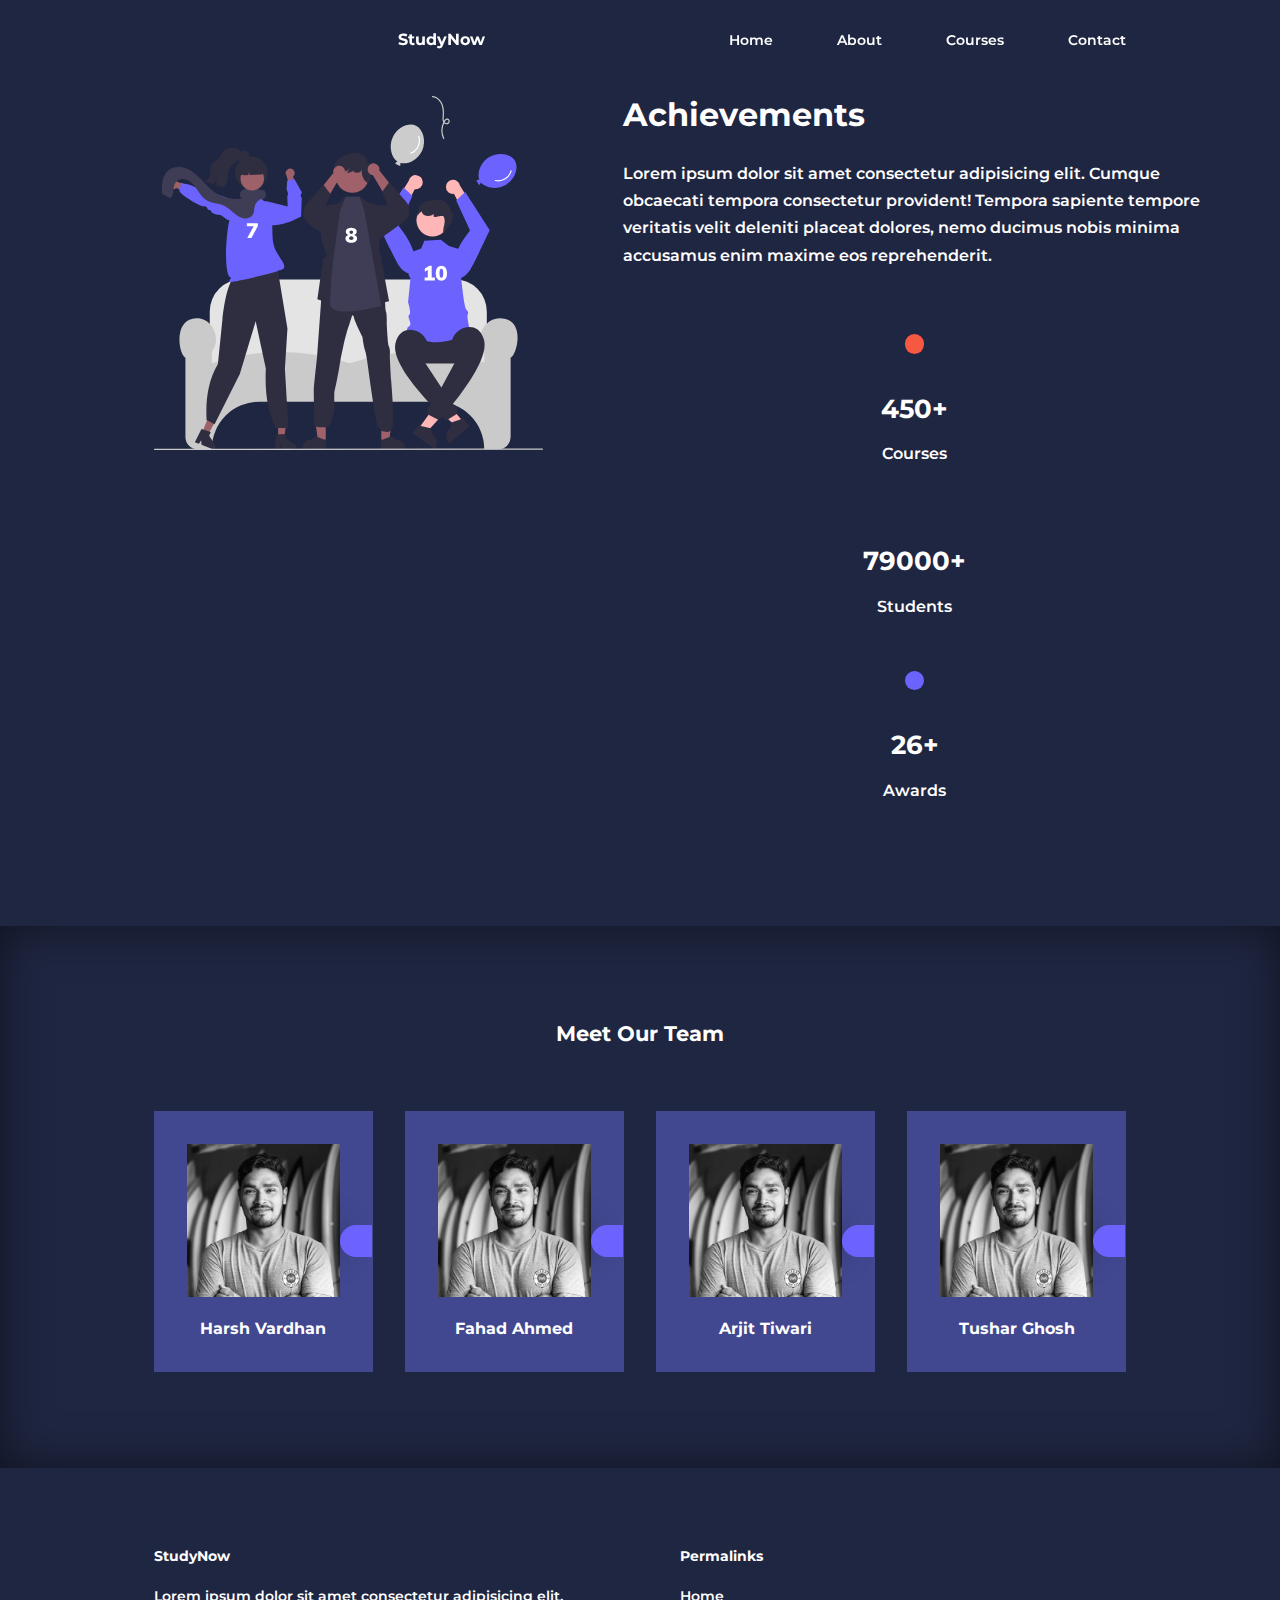
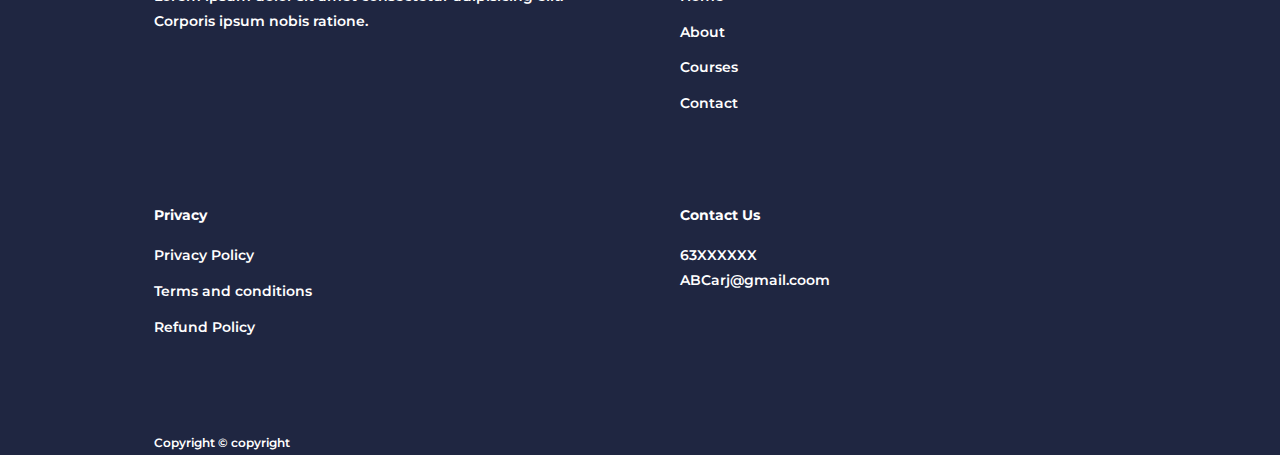
<file: about.html>
<!DOCTYPE html> 
    <html lang="en"> 
        <head>
            <meta charset="UTF-8">
            <meta http-equiv="X-UA-Compatible" content="IE=edge">
            <meta name="viewport" content="width=device-width, initial-scale=1.0">
            <title>Responsive Multipage Education Website Using HTML, CSS & JavaSCript </title>
            <link rel="preconnect" href="https://fonts.googleapis.com">
            <link rel="preconnect" href="https://fonts.gstatic.com" crossorigin>
            <link href="https://fonts.googleapis.com/css2?family=Montserrat:ital,wght@0,100..900;1,100..900&display=swap" rel="stylesheet">
            <link rel="stylesheet" href="https://fonts.googleapis.com/css2?family=Material+Symbols+Outlined:opsz,wght,FILL,GRAD@20..48,100..700,0..1,-50..200" />


            <link rel="stylesheet" href = "css/style.css">
            <link rel="stylesheet" href = "css/about.css">
            <link rel="stylesheet" href = "css/contact.css">

    </head> 

    

    <body> 
        <nav> 
            <div class="container nav__container">
                <a href="index.html"><h4>StudyNow</a></h4> 
                <ul class="nav__menu">
                    <li><a href="index.html">Home</a></li>
                    <li><a href="about.html">About</a></li>
                    <li><a href="courses.html">Courses</a></li>
                    <li><a href="contact.html">Contact</a></li>
                </ul>
                <button id ="open-menu-btn"><span class="material-symbols-outlined">
                    menu
                    </span></button>
                <button id ="close-menu-btn"><span class="material-symbols-outlined">
                    close
                    </span></button>
            </div>
        </nav>
        <!--end of navbar-->
        
        <section class="about achievements">
            <div class="container about__achievements-container">
                <div class="about__achievements-left">
                    <img src="./images/about achievements.svg">
                </div>

                <div class="about__achievements-right">
                    <h1>Achievements</h1>
                    <p>
                        Lorem ipsum dolor sit amet consectetur adipisicing elit. Cumque obcaecati tempora consectetur provident! Tempora sapiente tempore veritatis velit deleniti placeat dolores, nemo ducimus nobis minima accusamus enim maxime eos reprehenderit.
                    </p>
                    <div class=".achievements__cards">
                      <article class="achievement__card">
                        <span class="achievement__icon">
                            <i class="uil uil-video"></i>

                        </span>
                        <h3>450+</h3>
                        <p>Courses</p>

                      </article>  

                      <article class="achievement__card">
                        <span class="material-symbols-outlined">
                
                        </span>
                        
                        <h3>79000+</h3>
                        <p>Students</p>

                      </article>

                      <article class="achievement__card">
                        <span class="achievement__icon">
                            <i class="uil uil-trophy"></i>
 
                        </span>
                        <h3>26+</h3>
                        <p>Awards</p>

                      </article>
                    </div>
                </div>
            </div>
        </section>
        <!--==end of achievements-->

        <section class="team">
            <h2>Meet Our Team</h2>
            <div class="container team__container">
                <article class="team__member">
                    <div class="team__member-image">
                        <img src="./images/tm1.jpg">
                    </div>
                    <div class="team__member-info">
                        <h4>Harsh Vardhan</h4>
                    </div>
                    <div class="team__member-socials">
                        <a href="https://linkedin.com" target="_blank"><i class="uil uil-linkedin-alt"></i></a>

                    </div>
                </article>

                <article class="team__member">
                    <div class="team__member-image">
                        <img src="./images/tm1.jpg">
                    </div>
                    <div class="team__member-info">
                        <h4>Fahad Ahmed</h4>
                    </div>
                    <div class="team__member-socials">
                        <a href="https://linkedin.com" target="_blank"><i class="uil uil-linkedin-alt"></i></a>
                        
                    </div>
                </article>

                <article class="team__member">
                    <div class="team__member-image">
                        <img src="./images/tm1.jpg">
                    </div>
                    <div class="team__member-info">
                        <h4>Arjit Tiwari</h4>
                    </div>
                    <div class="team__member-socials">
                        <a href="https://linkedin.com" target="_blank"><i class="uil uil-linkedin-alt"></i></a>
                        
                    </div>
                </article>

                <article class="team__member">
                    <div class="team__member-image">
                        <img src="./images/tm1.jpg">
                    </div>
                    <div class="team__member-info">
                        <h4>Tushar Ghosh</h4>
                    </div>
                    <div class="team__member-socials">
                        <a href="https://linkedin.com" target="_blank"><i class="uil uil-linkedin-alt"></i></a>
                        
                    </div>
                </article>
            </div>
        </section>
        <!--End of team section-->



        <footer class="footer">
            <div class="container footer__container">
                <div class="footer__1">
                    <a href="index.html" class="footer__logo"><h4>StudyNow</h4></a>
                    <p>
                       Lorem ipsum dolor sit amet consectetur adipisicing elit. Corporis ipsum nobis ratione.
    
                    </p>
                </div>
    
                <div class="footer__2">
                    <h4>Permalinks</h4>
                    <ul class="Permalinks">
                    <li><a href="index.html">Home</a></li>
                    <li><a href="about.html">About</a></li>
                    <li><a href="courses.html">Courses</a></li>
                    <li><a href="contact.html">Contact</a></li>
                    </ul>
                </div>
    
                <div class="footer__3">
                    <h4>Privacy</h4>
                    <ul class="privacy">
                    <li><a href="#">Privacy Policy</a></li>
                    <li><a href="#">Terms and conditions</a></li>
                    <li><a href="#">Refund Policy</a></li>
                    
                    </ul>
                </div>
    
                <div class="footer__4">
                    <h4>Contact Us</h4>
                    <div>
                        <p>63XXXXXX</p>
                        <P>ABCarj@gmail.coom</P>
                    </div>
                </div>
                <div class="footer_copyright">
                    <small>Copyright &copy; copyright</small>
                </div>
            </div>
                
        </footer>
    
    <!--end of footer-->
    
        <script src="./main.js"></script>
      
        </body>
        </html>
</file>
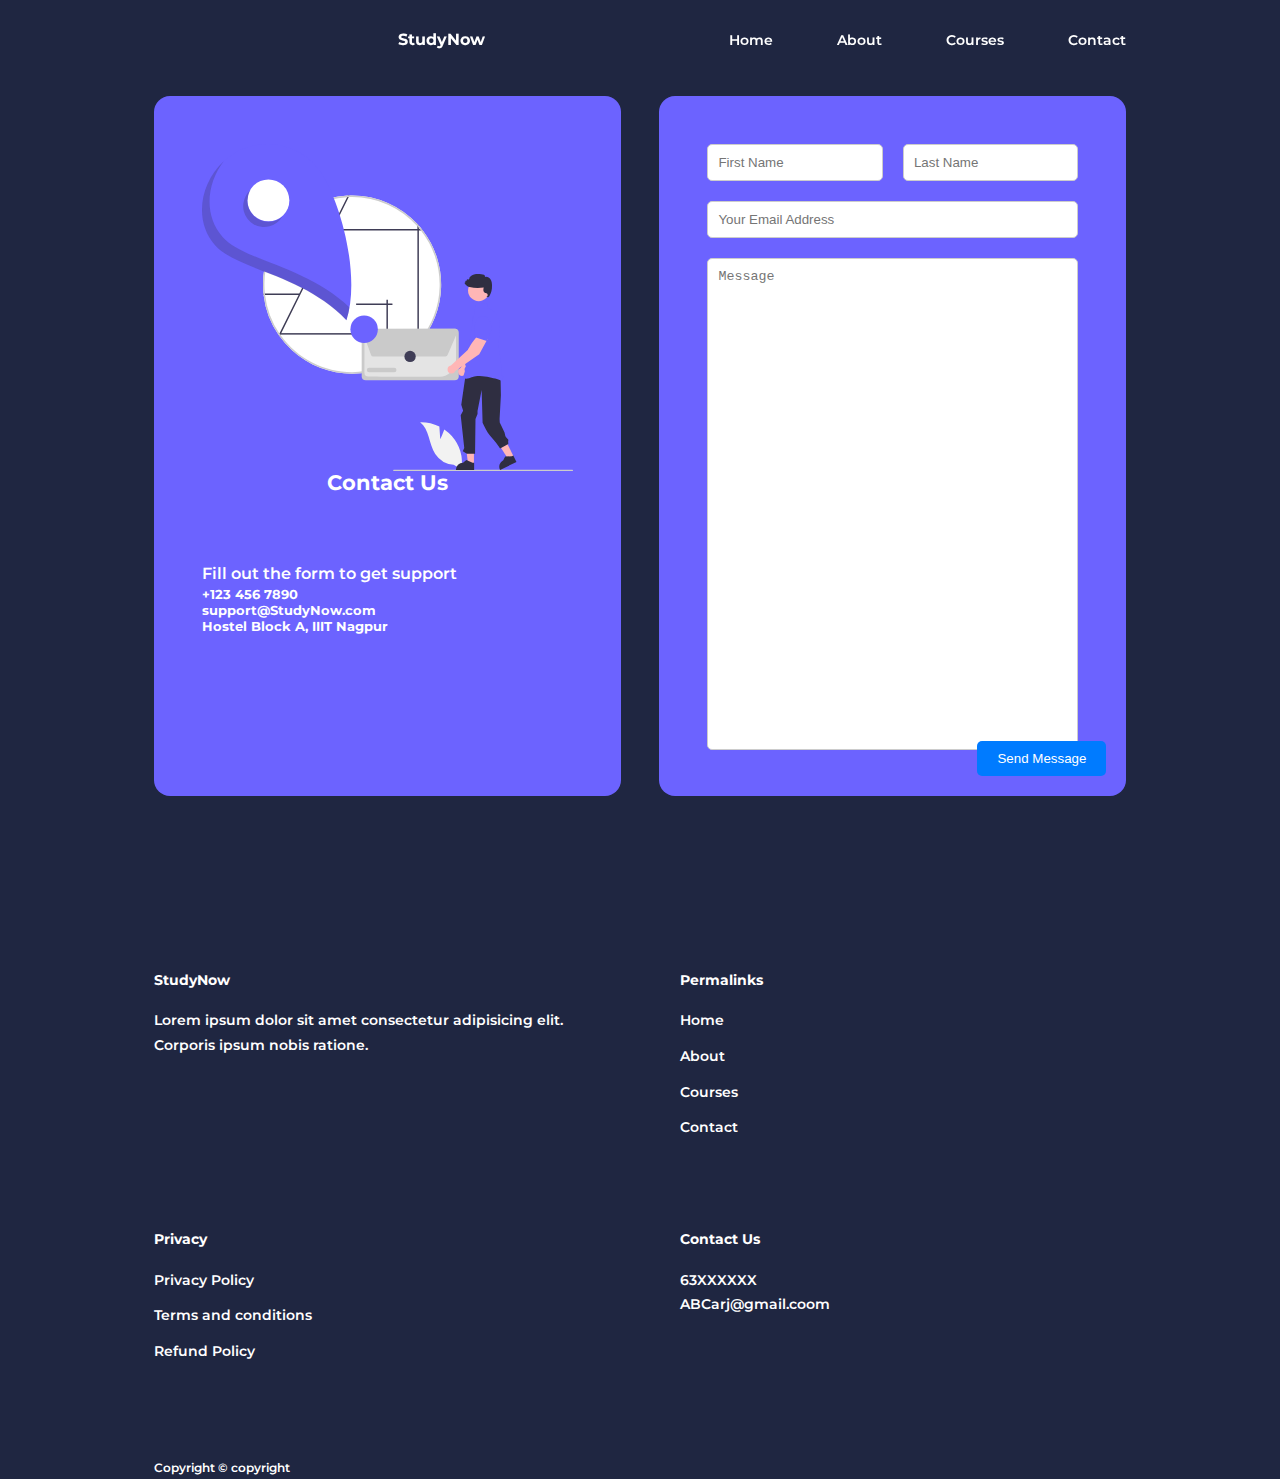
<file: contact.html>
<!DOCTYPE html> 
    <html lang="en"> 
        <head>
            <meta charset="UTF-8">
            <meta http-equiv="X-UA-Compatible" content="IE=edge">
            <meta name="viewport" content="width=device-width, initial-scale=1.0">
            <title>Responsive Multipage Education Website Using HTML, CSS & JavaSCript </title>
            <link rel="preconnect" href="https://fonts.googleapis.com">
<link rel="preconnect" href="https://fonts.gstatic.com" crossorigin>
<link href="https://fonts.googleapis.com/css2?family=Montserrat:ital,wght@0,100..900;1,100..900&display=swap" rel="stylesheet">
            <link rel="stylesheet" href="https://fonts.googleapis.com/css2?family=Material+Symbols+Outlined:opsz,wght,FILL,GRAD@20..48,100..700,0..1,-50..200" />
            <link rel="stylesheet" href = "./css/style.css">
            <link rel="stylesheet" href = "./css/contact.css">
    </head> 

    

    <body> 
        <nav> 
            <div class="container nav__container">
                <a href="index.html"><h4>StudyNow</a></h4> 
                <ul class="nav__menu">
                    <li><a href="index.html">Home</a></li>
                    <li><a href="about.html">About</a></li>
                    <li><a href="courses.html">Courses</a></li>
                    <li><a href="contact.html">Contact</a></li>
                </ul>
                <button id ="open-menu-btn"><span class="material-symbols-outlined">
                    menu
                    </span></button>
                <button id ="close-menu-btn"><span class="material-symbols-outlined">
                    close
                    </span></button>
            </div>
        </nav>
        <!------------End of Navbar---------------------->

<!-----------------------NAVBAR Before This-------------------------->



<!-----------------------ASIDE After This-------------------------->
<section class="contact">
    <div class="container contact__container">
        <aside class="contact__aside">
            <div class="aside__image">
                <img src="./images/contact.svg" alt="contact">
            </div>
            <h2>Contact Us</h2>
            <p>Fill out the form to get support</p>
            <ul class="contact__details">
                <li>
                    <i class="uil uil-phone-times"></i>
                    <h5>+123 456 7890</h5>
                </li>
                <li>
                    <i class="uil uil-envelope"></i>
                    <h5>support@StudyNow.com</h5>
                </li>
                <li>
                    <i class="uil uil-location-point"></i>
                    <h5>Hostel Block A, IIIT Nagpur</h5>
                </li>
            </ul>
            <ul class="contact__social">
                <li><a href="https://facebook.com"><i class="uil uil-facebook-f"></i></a></li>
                <li><a href="https://twitter.com"><i class="uil uil-twitter"></i></a></li>
                <li><a href="https://instagram.com"><i class="uil uil-instagram"></i></a></li>
                <li><a href="https://linkedin.com"><i class="uil uil-linkedin"></i></a></li>
            </ul>
        </aside>
        <form class="contact__form">
            <div class="form__name">
                <input type="text" name="First Name" placeholder="First Name" required>
                <input type="text" name="Last Name" placeholder="Last Name" required>
            </div>
            <input type="email" name="Email Address" placeholder="Your Email Address" required>
            <textarea name="Message" rows="7" placeholder="Message" required></textarea>
            <button type="submit" class="btn btn-primary">Send Message</button>
        </form>
    </div>
</section>


<!-----------------------FOOTER After This-------------------------->
<footer class="footer">
    <div class="container footer__container">
        <div class="footer__1">
            <a href="index.html" class="footer__logo"><h4>StudyNow</h4></a>
            <p>
               Lorem ipsum dolor sit amet consectetur adipisicing elit. Corporis ipsum nobis ratione.

            </p>
        </div>

        <div class="footer__2">
            <h4>Permalinks</h4>
            <ul class="Permalinks">
            <li><a href="index.html">Home</a></li>
            <li><a href="about.html">About</a></li>
            <li><a href="courses.html">Courses</a></li>
            <li><a href="contact.html">Contact</a></li>
            </ul>
        </div>

        <div class="footer__3">
            <h4>Privacy</h4>
            <ul class="privacy">
            <li><a href="#">Privacy Policy</a></li>
            <li><a href="#">Terms and conditions</a></li>
            <li><a href="#">Refund Policy</a></li>
            
            </ul>
        </div>

        <div class="footer__4">
            <h4>Contact Us</h4>
            <div>
                <p>63XXXXXX</p>
                <P>ABCarj@gmail.coom</P>
            </div>
        </div>
        <div class="footer_copyright">
            <small>Copyright &copy; copyright</small>
        </div>
    </div>
        
</footer>
<script src="./main.js"></script>
      
</body>
</html>
</file>
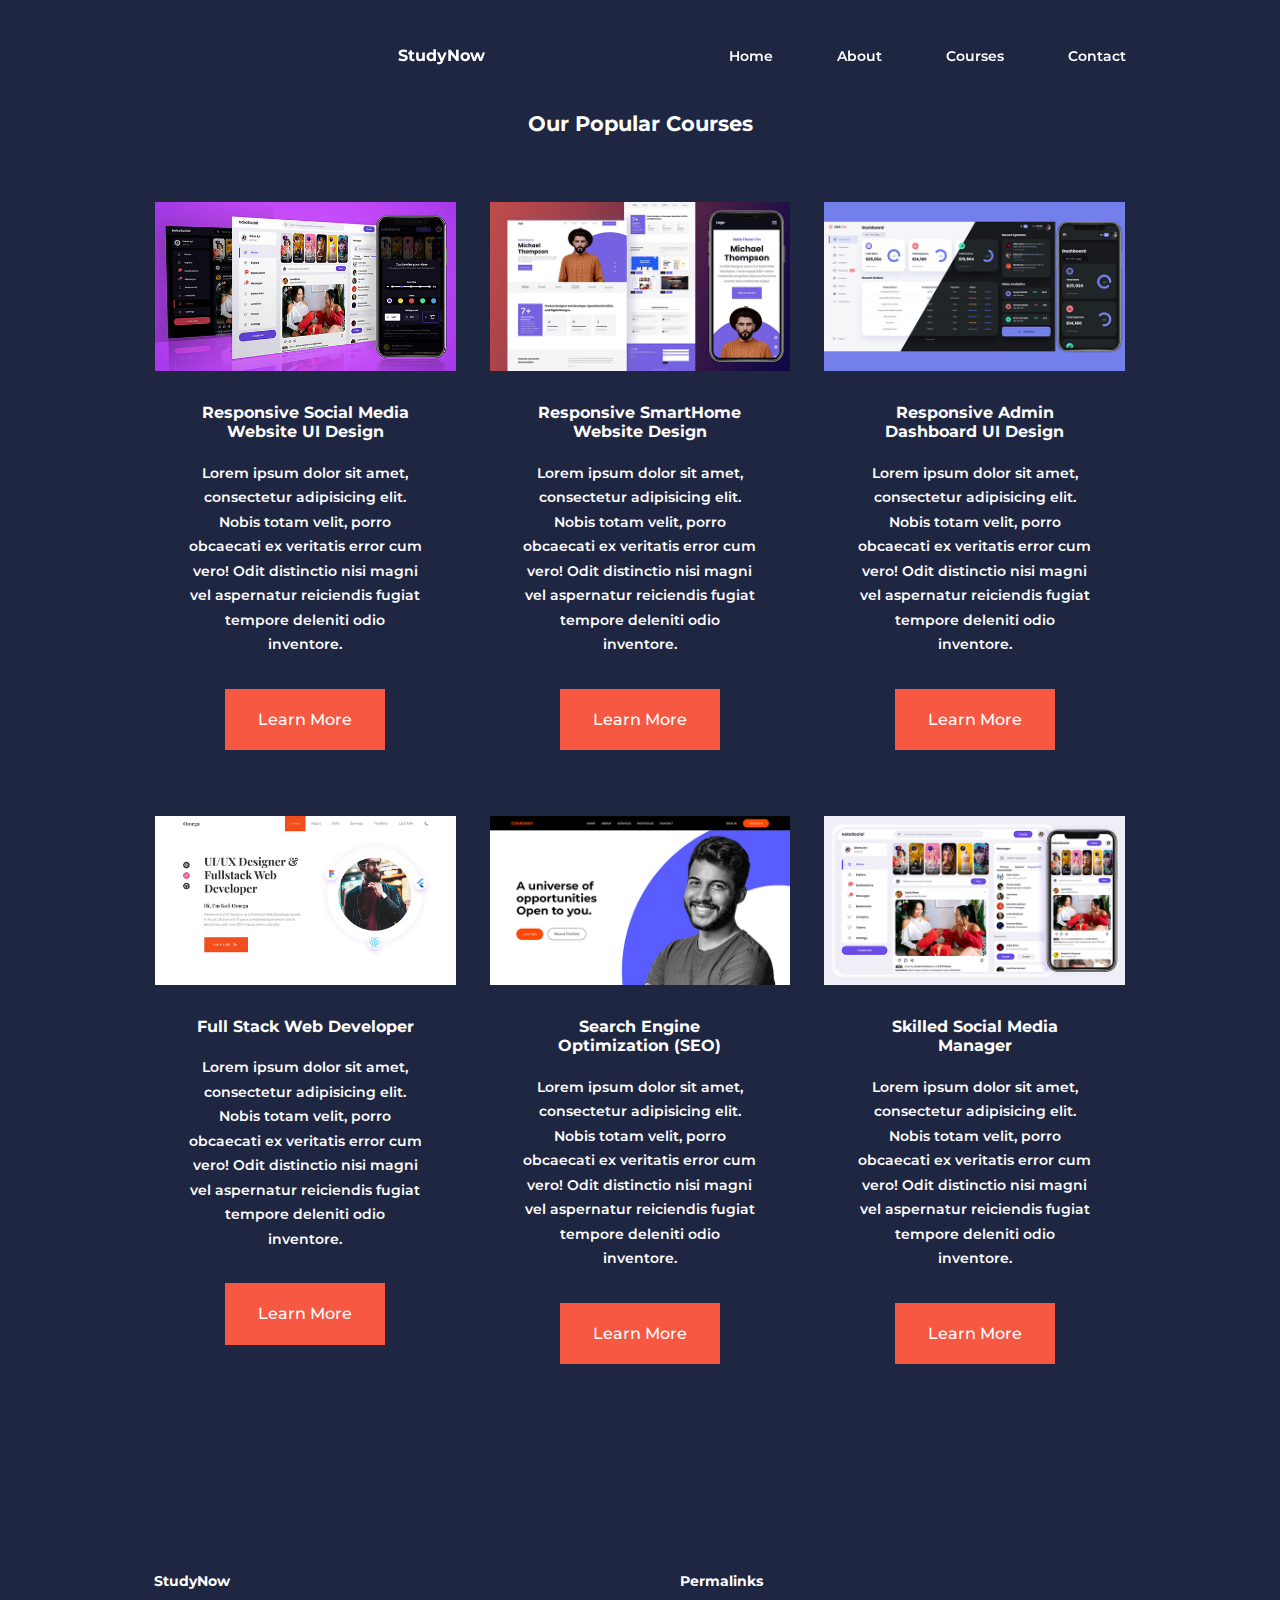
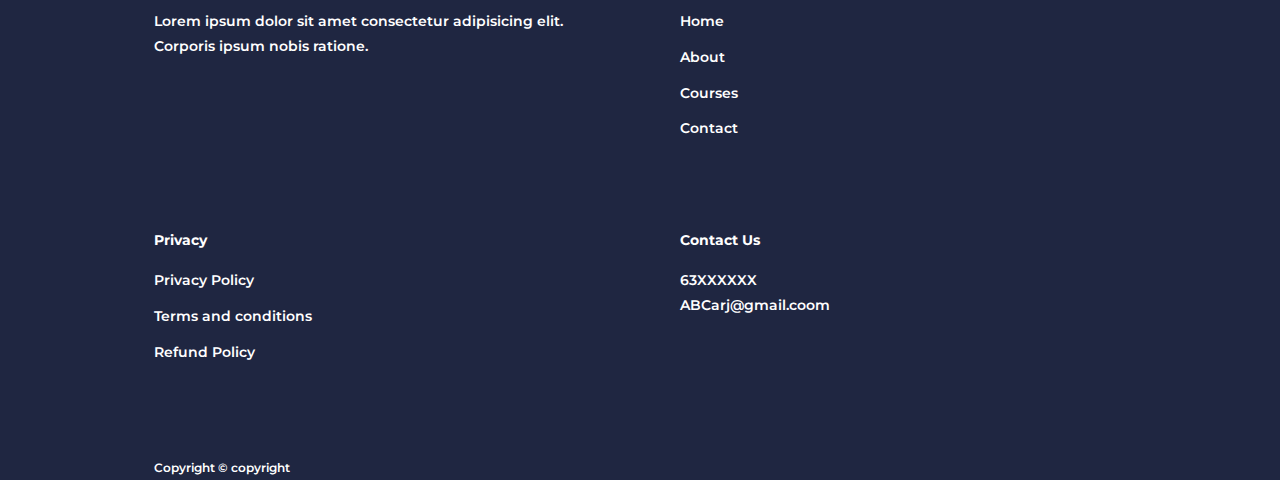
<file: courses.html>
<!DOCTYPE html> 
    <html lang="en"> 
        <head>
            <meta charset="UTF-8">
            <meta http-equiv="X-UA-Compatible" content="IE=edge">
            <meta name="viewport" content="width=device-width, initial-scale=1.0">
            <title>Responsive Multipage Education Website Using HTML, CSS & JavaSCript </title>
            <link rel="preconnect" href="https://fonts.googleapis.com">
<link rel="preconnect" href="https://fonts.gstatic.com" crossorigin>
<link href="https://fonts.googleapis.com/css2?family=Montserrat:ital,wght@0,100..900;1,100..900&display=swap" rel="stylesheet">
            <link rel="stylesheet" href="https://fonts.googleapis.com/css2?family=Material+Symbols+Outlined:opsz,wght,FILL,GRAD@20..48,100..700,0..1,-50..200" />
            <link rel="stylesheet" href = "./css/style.css">
            <link rel="stylesheet" href = "./css/contact.css">
            <link rel="stylesheet" href = "./css/about.css">
            <style>
                .courses{
                    margin-top: 1rem ;
                }
            </style>
    </head> 

    <body> 
        <nav> 
            <div class="container nav__container">
                <a href="index.html"><h4>StudyNow</a></h4> 
                <ul class="nav__menu">
                    <li><a href="index.html">Home</a></li>
                    <li><a href="about.html">About</a></li>
                    <li><a href="courses.html">Courses</a></li>
                    <li><a href="contact.html">Contact</a></li>
                </ul>
                <button id ="open-menu-btn"><span class="material-symbols-outlined">
                    menu
                    </span></button>
                <button id ="close-menu-btn"><span class="material-symbols-outlined">
                    close
                    </span></button>
            </div>
        </nav>
        <!-------End of Navbar---------------->

<!------------Navbar before this-------------------------->


<!------------Courses start here-------------------------->
<section class="courses">
    <h2>Our Popular Courses</h2>
    <div class="container courses__container">
        <article class="course">
            <div class="course__image">
                <img src="./images/course1.jpg">
            </div>
           <div class="course__info">
            <h4>Responsive Social Media Website UI Design</h4>
            <p>Lorem ipsum dolor sit amet, consectetur adipisicing elit. Nobis totam velit, porro obcaecati ex veritatis error cum vero! Odit distinctio nisi magni vel aspernatur reiciendis fugiat tempore deleniti odio inventore.</p>
            <a href="course.html" class="btn btn-primary">Learn More</a>
           </div>
        </article>

        <article class="course">
            <div class="course__image">
                <img src="./images/course2.jpg">
            </div>
           <div class="course__info">
            <h4>Responsive SmartHome Website Design</h4>
            <p>Lorem ipsum dolor sit amet, consectetur adipisicing elit. Nobis totam velit, porro obcaecati ex veritatis error cum vero! Odit distinctio nisi magni vel aspernatur reiciendis fugiat tempore deleniti odio inventore.</p>
            <a href="course.html" class="btn btn-primary">Learn More</a>
           </div>
        </article>

        <article class="course">
            <div class="course__image">
                <img src="./images/course3.jpg">
            </div>
            <div class="course__info">
                <h4>Responsive Admin Dashboard UI Design</h4>
            <p>Lorem ipsum dolor sit amet, consectetur adipisicing elit. Nobis totam velit, porro obcaecati 
                ex veritatis error cum vero! Odit distinctio nisi magni vel aspernatur reiciendis fugiat tempore 
                deleniti odio inventore.</p>
            <a href="course.html" class="btn btn-primary">Learn More</a>
            </div>
        </article>

<!--============= END OF COURSES ==================-->

<!------------Courses start here-------------------------->
        <article class="course">
            <div class="course__image">
                <img src="./images/course7.jpg">
            </div>
           <div class="course__info">
            <h4>Full Stack Web Developer</h4>
            <p>Lorem ipsum dolor sit amet, consectetur adipisicing elit. Nobis totam velit, porro obcaecati 
                ex veritatis error cum vero! Odit distinctio nisi magni vel aspernatur reiciendis fugiat tempore 
                deleniti odio inventore.</p>
            <a href="course.html" class="btn btn-primary">Learn More</a>
           </div>
        </article>

        <article class="course">
            <div class="course__image">
                <img src="./images/course5.jpg">
            </div>
           <div class="course__info">
            <h4>Search Engine Optimization (SEO)</h4>
            <p>Lorem ipsum dolor sit amet, consectetur adipisicing elit. Nobis totam velit, porro 
                obcaecati ex veritatis error cum vero! Odit distinctio nisi magni vel aspernatur reiciendis 
                fugiat tempore deleniti odio inventore.</p>
            <a href="course.html" class="btn btn-primary">Learn More</a>
           </div>
        </article>

        <article class="course">
            <div class="course__image">
                <img src="./images/course6.jpg">
            </div>
            <div class="course__info">
                <h4>Skilled Social Media Manager</h4>
            <p>Lorem ipsum dolor sit amet, consectetur adipisicing elit. Nobis totam velit, 
                porro obcaecati ex veritatis error cum vero! Odit distinctio nisi magni vel aspernatur 
                reiciendis fugiat tempore deleniti odio inventore.</p>
            <a href="course.html" class="btn btn-primary">Learn More</a>
            </div>
        </article>

    </div>
</section>

<!--============= END OF COURSES ==================-->

<!-------------------------FOOTER AFTER THIS------------------>
<footer class="footer">
    <div class="container footer__container">
        <div class="footer__1">
            <a href="index.html" class="footer__logo"><h4>StudyNow</h4></a>
            <p>
               Lorem ipsum dolor sit amet consectetur adipisicing elit. Corporis ipsum nobis ratione.

            </p>
        </div>

        <div class="footer__2">
            <h4>Permalinks</h4>
            <ul class="Permalinks">
            <li><a href="index.html">Home</a></li>
            <li><a href="about.html">About</a></li>
            <li><a href="courses.html">Courses</a></li>
            <li><a href="contact.html">Contact</a></li>
            </ul>
        </div>

        <div class="footer__3">
            <h4>Privacy</h4>
            <ul class="privacy">
            <li><a href="#">Privacy Policy</a></li>
            <li><a href="#">Terms and conditions</a></li>
            <li><a href="#">Refund Policy</a></li>
            
            </ul>
        </div>

        <div class="footer__4">
            <h4>Contact Us</h4>
            <div>
                <p>63XXXXXX</p>
                <P>ABCarj@gmail.coom</P>
            </div>
        </div>
        <div class="footer_copyright">
            <small>Copyright &copy; copyright</small>
        </div>
    </div>
        
</footer>
<script src="./main.js"></script>
      
    </body>
</html>
</file>
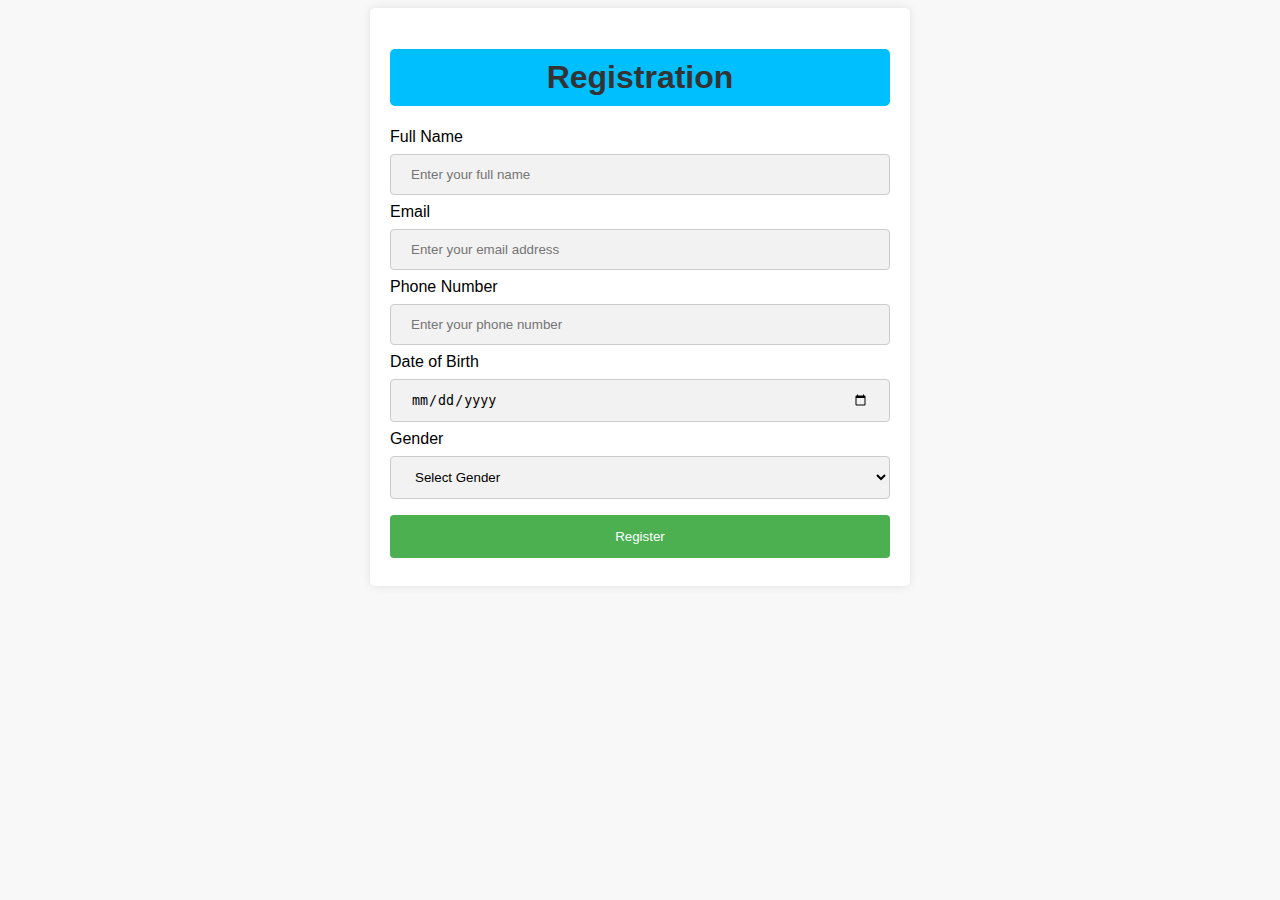
<file: form.html>
<!DOCTYPE html>
<html>
<head>
    <title>Registration</title>
    <style>
        body {
            font-family: Arial, sans-serif;
            background-color: #f8f8f8;
        }
        
        form {
            background-color: #ffffff;
            padding: 20px;
            border-radius: 5px;
            box-shadow: 0 0 10px rgba(0, 0, 0, 0.1);
            max-width: 500px;
            margin: 0 auto;
        }
        
        h1 {
            text-align: center;
            color: #333333;
            background-color: #00bfff; /* Background color for the heading */
            padding: 10px;
            border-radius: 5px;
        }
        
        input[type=text], input[type=email], input[type=tel], input[type=date], select {
            width: 100%;
            padding: 12px 20px;
            margin: 8px 0;
            display: inline-block;
            border: 1px solid #cccccc;
            border-radius: 4px;
            box-sizing: border-box;
            background-color: #f2f2f2; /* Background color for input fields */
        }
        
        input[type=submit] {
            background-color: #4CAF50;
            color: white;
            padding: 14px 20px;
            margin: 8px 0;
            border: none;
            border-radius: 4px;
            cursor: pointer;
            width: 100%;
        }
        
        input[type=submit]:hover {
            background-color: #45a049;
        }
    </style>
</head>
<body>
    <form action="form.php" method="post">
        <h1> Registration</h1>
        
        <label for="name">Full Name</label>
        <input type="text" id="name" name="name" placeholder="Enter your full name" required>
        
        <label for="email">Email</label>
        <input type="email" id="email" name="email" placeholder="Enter your email address" required>
        
        <label for="phone">Phone Number</label>
        <input type="tel" id="phone" name="phone" placeholder="Enter your phone number" required>
        
        <label for="dob">Date of Birth</label>
        <input type="date" id="dob" name="dob" required>
        
        <label for="gender">Gender</label>
        <select id="gender" name="gender" required>
            <option value="">Select Gender</option>
            <option value="apache">Apache Helicopter</option>
            <option value="male">Male</option>
            <option value="female">Female</option>
        </select>
        
        <input type="submit" value="Register">
    </form>
</body>
</html>
</file>
<file: css/style.css>
*{
    margin: 0; 
    padding: 0; 
    border: 0; 
    outline: 0; 
    text-decoration: none; 
    list-style: none; 
    box-sizing: border-box;
  }
  
  :root { 
    --color-primary: #6c63ff; 
    --color-success: #00bf8e; 
    --color-warning: #f7c94b; 
    --color-danger: #f75842; 
    --color-danger-variant: rgba(247, 88, 66, 0.4); 
    --color-white: #fff; 
    --color-light: rgba(255, 255, 255, 0.7); 
    --color-black: #000; 
    --color-bg: #1f2641; 
    --color-bgl: O#2e3267; 
    --color-bg2: #424890; 

    --container-width-1g: 76%; 
    --container-width-md: 90%; 
    --container-width-sm: 94%; 
    
    --transition: all 400ms ease; 
}

body {
    font-family: "Montserrat", sans-serif;
    font-optical-sizing: auto;
    font-weight: 600;
    font-style: normal;
    line-height: 1.7;
    color: var(--color-white);
    background: var(--color-bg);
}

.container{
    width: var(--container-width-1g);
    margin: 0 auto;
}

section {
    padding: 6rem 0;
}

section h2 {
    text-align: center;
    margin-bottom: 4rem;
}

h1,
h2,
h3,
h4,
h5{
    line-height: 1.2;
}

h2{ 
    font-size: 2.4rem;
}

h3{ 
    font-size: 1.6rem;
}

h2{ 
    font-size: 1.3rem;
}

a{
    color: var(--color-white);
}

img {
    width: 100%;
    display: block;
    object-fit: cover; 
}

.btn {
    display: inline-block;
    background: var(--color-white);
    color: var(--color-black);
    padding: 1rem 2rem;
    border: 1px solid transparent;
    font-weight: 500;
    transition: var(--transition);
}   

.btn:hover{
    background: transparent;
    color: var(--color-white);
    border-color: var(--color-white);
}

.btn-primary{
    background: var(--color-danger);
    color: var(--color-white);
}
/*======================== START OF NAVBAR================= */
nav {
    background: transparent;
    width: 100vw;
    height: 5rem;
    position: fixed;
    top: O;
    z-index: 11;
    }

    .window-scroll {
        background: var(--color-primary);
        box-shadow: 0 1rem 2rem rgba(0, 0, 0, 0.2);
    }

.nav__container {
    height: 100%;
    display: flex;
    justify-content: space-between;
    align-items: center;
}

nav button {
    display: none; 
}

.nav__menu{
    display: flex;
    align-items: center;
    gap: 4rem;
}

.nav__menu a{
    font-size: 0.9rem;
    transition: var(--transition);
}

.nav__menu a:hover{
    color: var(--color-bg2);
}
/*====================== END OF NAVBAR=========================
/*=======================START OF HEADER =========================== */ */
header{
    position: relative;
    top: 5rem;
    overflow: hidden;
    height: 70vh;
    margin-bottom: 5rem;
}

.header__container{
    display: grid;
    grid-template-columns: 1fr 1fr;
    align-items: center;
    gap: 5rem;
    height: 100%
}
.header__left{
    margin-top: 7rem;
}
.header__left p {
    font-size: 1rem ;
    margin: 1rem 0 2.4rem;
    margin-top: 2rem;
}

<!-------------------CATEGORIES---------------------->
.categories {
    background: var(--color-bgl);
    height: 29rem;
}

.categories hl {
    line-height: 1;
    margin-bottom: 3rem;
}
    
.categories__container {
    display: grid;
    grid-template-columns: 40% 60%;
} 

.categories_left {
    margin-right: 4rem;
}

.categories_left p {
    margin: 1rem 0 3rem;
}

.categories__right {
    display: grid;
    grid-template-columns: repeat(3, 1fr);
    gap: 1.2rem;
}

.category{
    background: var(--color-bg2);
    padding: 2rem;
    border-radius: 2rem;
    transition: var(--transition);
}

.category:hover {
    box-shadow: 0 3rem 3rem rgba(0, 0, 0, 0.3);
    z-index: 1;
} 

.category:nth-child(2) .categories__icon{
    background: var(--color-danger);
}
.category:nth-child(3) .categories__icon{
    background: var(--color-success);
}
.category:nth-child(4) .categories__icon{
    background: var(--color-warning);
}
.category:nth-child(5) .categories__icon{
    background: var(--color-success);
}

.category__icon{
    background: var(--coior-primary);
    padding: 0.7rem;
    border-radius: 0.9rem;
}

.category h5{
    margin: 2rem 0 1rem;
}

.category p{
    font-size: 0.85rem;
}
/*================= START OF COURSES============== */
.courses {
    margin-top: 10rem;
}

.courses__container{
    display: grid;
    grid-template-columns: repeat(3,1fr);
    gap: 2rem;
}

.course {
    background: var(--color-bgl);
    text-align: center;
    border: 1px solid transparent;
    transition: var(--transition);
}

.course:hover{
    background: transparent;
    border-color: var(--color-primary);
}
.course__info {
    padding: 2rem;
}

.course__info p {
    margin: 1.2rem 0 2rem;
    font-size: 0.9rem;
}

/*==================END OF COURSES==================== */
/*======START OF FAQs======*/
.faqs {
    background: var(--color-bgl);
    box-shadow: inset 0 0 3rem rgba(0, 0, 0, 0.5);
}

.faqs__container {
    display:grid;
    grid-template-columns: 1fr 1fr;
    gap:1rem;
}

.faq {
    padding: 2rem;
    display:flex;
    align-items: center;
    gap: 1.4rem;
    height: fit-content;
    background: var(--color-primary);
    cursor: pointer;
}

.faq h4 {
    font-size: 1rem;
    line-height: 2.2;
}

.faq__icon {
    align-self: flex-start;
    font-size: 1.2rem;
}

.faq p {
    margin-top: 0.8rem;
    display: none;
}
/*======END OF FAQs======*/

/* =============== TESTIMONIALS ================== */
.testimonials__container {
    overflow-x: hidden;
    position: relative;
    margin-bottom: 5rem;
}

.testimonial {
    padding-top: 2rem;
}

.avatar  {
    width: 6rem;
    height:  6rem;
    border-radius: 50%;
    overflow: hidden;
    margin: 0 auto 1rem;
    border: 1rem solid var(--color-bgl);
}

.testimonial__info {
    text-align: center;
}

.testimonial__body {
    background: var(--color-primary);
    padding: 2rem;
    margin-top: 3rem;
    position: relative;
}

.testimonial__body::before {
    content: "";
    display: block;
    background: linear-gradient(
      135deg,  
    transparent,
    var(--color-primary),
    var(--color-primary),
    var(--color-primary)
    );
    width: 3rem;
    height: 3rem;
    position: absolute;
    left: 50%;
    top:  -1.5rem;
    transform: rotate(45deg);

}



/*=========FOOTER========*/
.footer {
    background: var(--color-bg1);
    padding-top: 5rem;
    font-size: 0.9rem;

}

.footer__container {
    display: grid;
    grid-template-columns: repeat(4, 1fr);
    gap: 5rem;
}

.footer__container>div h4 {
    margin-bottom: 1.2rem;
}

.footer__1 p {
    margin: 0 0 2rem;
}

footer ul li {
    margin-bottom: 0.7rem;
}

footer ul li a:hover {
    text-decoration: underline;
}

.footer__socials {
    display: flex;
    gap: 1rem;
    font: 1.2rem;
    margin-top: 2rem;
}

.footer__copyright {
    text-align: center;
    margin-top: 4rem;
    padding: 1.2rem 0;
    border-top: 1px solid var(--color-bg2);

}


/*===media queries(tablets)======*/
@media screen and (max-width: 1024px) {
    .container {
        width: var(--container-width-md);
    }

    h1 {
        font-size: 2.2rem;
    }

    h2 {
        font-size: 1.7rem;
    }

    h3 {
        font-size: 1.4rem;
    }

    h4 {
        font-size: 1.2rem;
    }
    /*=======NAVBAR======*/
    nav button {
        display: inline-block;
        background: transparent;
        font-size: 1.8rem;
        color: var(--color-white);
        cursor: pointer;
    }

    nav button#close-menu-btn {
        display: none;
    }

    .nav__menu {
        position: fixed;
        top: 5rem;
        right: 5%;
        height: fit-content;
        width: 18rem;
        flex-direction: column;
        gap: 0;
        display: none;
    }
    .nav__menu li{
        width: 100%;
        height:5.8rem;
        animation: animateNavItems 400ms ease forwards;
        transform-origin: top right;
    }
    .nav__menu li:nth-child(2){
        animation-delay: 200ms;
    }
    .nav__menu li:nth-child(3){
        animation-delay: 400ms;
    }
    .nav__menu li:nth-child(4){
        animation-delay: 600ms;
    }

    @keyframes animateNavItems {
        0%{
            transform: translateX(-100%);
            
        }
        100%{
            transform: translateX(0);
            opacity: 1;
        }
        
    }

    .nav__menu li a {
        background: var(--color-primary);
        box-shadow: -4rem 6rem 10rem rgba(0, 0, 0, 0.6);
        width: 100%;
        height: 100%;
        display: grid;
        place-items: center;
    }

    .nav__menu li a:hover {
        background: var(--color-bg2);
        color: var(--color-white);

    }
}
/*========HEADER========*/
header {
    height: 52vh;
    margin-bottom: 4rem;
}    

.header__container{
    gap: 0;
    padding-bottom: 3rem;
}
/*=====CATEGORIES====*/
.categories {
    height: auto;
}

.categories__container{
    grid-template-columns: 1fr;
    gap: 3rem;
}

.categories__left{
    margin-right: 0;
}

/*=====POPULAR COURSES=====*/
.courses {
    margin-top: 0;
}
.courses__container{
    grid-template-columns: 3,1fr;
}

/*=======FOOTER========*/
.footer__container{
    grid-template-columns: 1fr 1fr;
}
/*====MEDIA QUERIES====*/
@media screen and (max-width: 600px){
    .container{
        width: var(--container-width-sm);
    }

    /*====NAVBAR====*/
    .nav__menu{
        right: 3%;
    }

    /*=======HEADER=======*/
    header{
        height: 100vh;
    }

    .header__container{
        grid-template-columns: 1fr;
        text-align: center;
        margin-top: 0;
    }
    .header__left p{
        margin-bottom: 1.3rem;
    }

    /*========CATEGORIES=======*/
    .categories__right{
        grid-template-columns: 1fr 1fr;
        gap: 0.7rem;
    }
    .category{
        padding: 1rem;
        border-radius: 1rem;
    }
    .category__icon{
        margin-top: 4px;
        display: inline-block;
    }

    .category h5{
        margin: 2rem 0 1rem;
    }
    
    .category p{
        font-size: 0.85rem;
    }

    /*======POPULAR COURSES======*/
    .courses {
        margin-top: 10rem;
    }
    
    .courses__container{
        display: grid;
        grid-template-columns: repeat(3,1fr);
        gap: 2rem;
    }
    
    .course {
        background: var(--color-bgl);
        text-align: center;
        border: 1px solid transparent;
        transition: var(--transition);
    }
    
    .course:hover{
        background: transparent;
        border-color: var(--color-primary);
    }
    .course__info {
        padding: 2rem;
    }
    
    .course__info p {
        margin: 1.2rem 0 2rem;
        font-size: 0.9rem;
    }
    
    .faqs {
        background: var(--color-bgl);
        box-shadow: inset 0 0 3rem rgba(0, 0, 0, 0.5);
    }
    
    .faqs__container {
        display:grid;
        grid-template-columns: 1fr 1fr;
        gap:1rem;
    }
    
    .faq {
        padding: 2rem;
        display:flex;
        align-items: center;
        gap: 1.4rem;
        height: fit-content;
        background: var(--color-primary);
        cursor: pointer;
    }
    
    .faq h4 {
        font-size: 1rem;
        line-height: 2.2;
    }
    
    .faq__icon {
        align-self: flex-start;
        font-size: 1.2rem;
    }
    
    .faq p {
        margin-top: 0.8rem;
        display: none;
    }

}
</file>
<file: css/about.css>
/*==========ACHIEVEMENTS=======*/
.about__achievements{
    margin-top: 3rem;
}

.about__achievements-container{
    display: grid;
    grid-template-columns: 40% 60%;
    gap: 5rem;
}

.about__achievements-right > p {
    margin: 1.6rem 0 2.5rem;
}

.achievements__cards{
    display: grid;
    grid-template-columns: repeat(3, 1fr);
    gap: 1.5rem;
}

.achievement__card{
    background: var(--color-bg1);
    padding: 1.6rem;
    border-radius: 1rem;
    text-align: center;
    transition: var(--transition);
}

.achievement__card:hover{
    background: var(--color-bg2);
    box-shadow: 0 3rem 3rem rgba(0,0,0,0.3);
}

.achievement__icon{
    background: var(--color-danger);
    padding: 0.6rem;
    border-radius: 1rem;
    display: inline-block;
    margin-bottom: 2rem;
    font-size: 2rem;
}

.achievement__card:nth-child(2) .achievement__icon{
    background: var(--color-success);
}

.achievement__card:nth-child(3) .achievement__icon{
    background: var(--color-primary);
}

.achievement__card p{
    margin-top: 1rem;
}

/*==========TEAM==========*/

.team{
    background: var(--color-bg1);
    box-shadow: inset 0 0 3rem rgba(0,0,0,0.5);
}

.team__container{
    display: grid;
    grid-template-columns: repeat(4,1fr);
    gap: 2rem;
}

.team__member{
    background: var(--color-bg2);
    padding: 2rem;
    border: 1px solid transparent;
    transition: var(--transition);
    position: relative;
}

.team__member:hover{
    background: transparent;
    border-color: var(--color-primary);
}

.team__member-image img{
    filter: saturate(0);
}

.team__member:hover img{
    filter: saturate(1);
}

.team__member-info *{
    text-align: center;
    margin-top: 1.4rem;
}

.team-member-info p{
    color: var(--color-light);
}

.team__member-socials{
    position: absolute;
    top: 50%;
    transform: translateY(-50%);
    right: 0;
    display: flex;
    flex-direction: column;
    background: var(--color-primary);
    border-radius: 1rem 0 0 1rem;
    box-shadow: -2rem 0 2rem rgba(0,0,0,0.3);
}

.team__member-socials a{
    padding: 1rem;
}


/* ===============MEDIA QUERIES (TABLETS) ===============*/
/* ===============HARSH VARDHAN ===============*/

@media screen and (max-width: 1024px) {
    .about__achievements {
        margin-top: 2rem;
    }

    .about__achievements-container {
        grid-template-columns: repeat(4,1fr);
        gap: 4rem;
    }

    .about__achievements__left {
        widht: 80%;
        margin: 0 auto;
    }

    .team__container {
        grid-template-columns: repeat(3,1fr);
        gap: 1.5rem;
    }

    .team__member {
        padding: 1rem;
    }
}

/* ===============MEDIA QUERIES (TABLETS) ===============*/

@media screen and (max-width: 600px) {
    .achievements__cards {
        grid-template-columns: 1fr 1fr;
        gap: 0.7rem;
    }

    .team__container {
        grid-template-columns: 1fr 1fr;
        gap: 0.7rem;
    }

    .team_member {
        padding 0;
    }

    .team__member p {
        margin-bottom: 1.5rem;
    }

    
}
</file>
<file: css/contact.css>
.contact__container {
    display: flex;
    justify-content: space-between;
    align-items: stretch;
    height: 700px; /* Set a specific height for the container */
    gap: 20px; /* Add gap between sections */
}

.contact__aside,
.contact__form {
    width: 48%; /* Adjust width */
    background-color: var(--color-primary);
    padding: 3rem;
    border-radius: 1rem;
    box-sizing: border-box;
}

.contact__aside {
    height: 100%; /* Set height to match container */
}
.contact__form {
    width: 48%; /* Adjust width */
    background-color: var(--color-primary);
    padding: 3rem;
    border-radius: 1rem;
    box-sizing: border-box;
    position: relative; /* Add position relative */
}

.form__name {
    margin-bottom: 20px;
    display: flex;
    justify-content: space-between;
}

.form__name input {
    width: calc(50% - 10px);
    padding: 10px;
    border: 1px solid #ccc;
    border-radius: 5px;
    box-sizing: border-box;
}

.contact__form input[type="email"],
.contact__form textarea {
    width: 100%;
    padding: 10px;
    margin-bottom: 20px;
    border: 1px solid #ccc;
    border-radius: 5px;
    box-sizing: border-box;
}

.contact__form textarea {
    height: calc(100% - 112px); /* Adjust height to fit the container */
    resize: vertical;
}

.contact__form button {
    position: absolute; /* Position absolute */
    bottom: 20px; /* Adjust bottom distance */
    right: 20px; /* Adjust right distance */
    padding: 10px 20px;
    background-color: #007bff;
    color: #fff;
    border: none;
    border-radius: 5px;
    cursor: pointer;
}

.contact__form button:hover {
    background-color: #0056b3;
}
</file>
